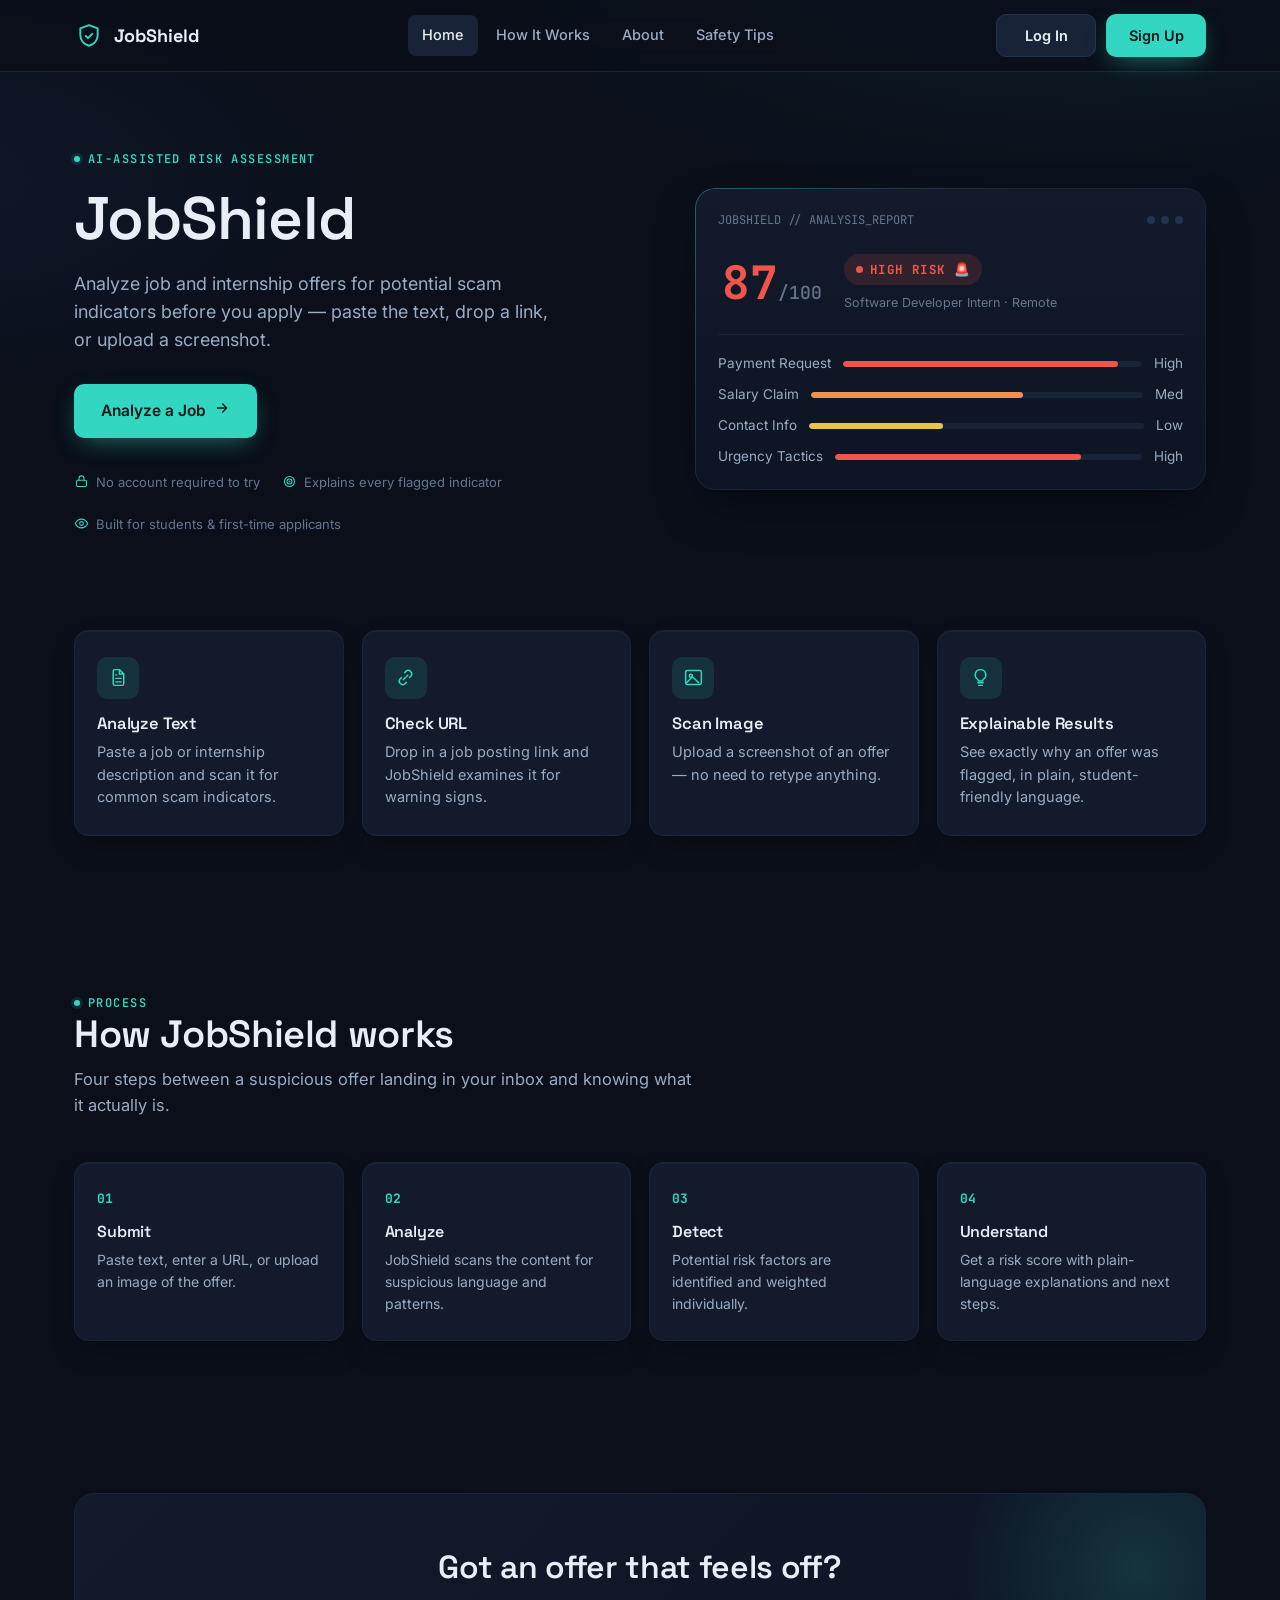
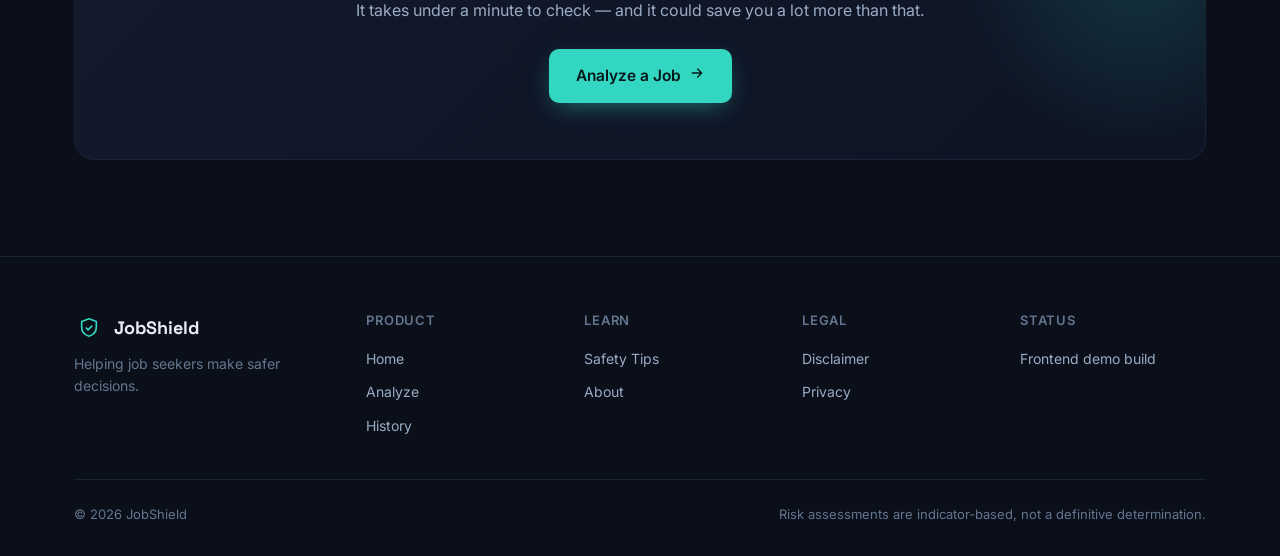
<file: jobshield/jobshield/index.html>
<!DOCTYPE html>
<html lang="en">
<head>
<meta charset="UTF-8">
<meta name="viewport" content="width=device-width, initial-scale=1.0">
<title>JobShield — AI-Powered Job & Internship Scam Detector</title>
<meta name="description" content="Analyze job and internship offers for potential scam indicators before you apply. Paste text, a URL, or a screenshot — get an explainable risk score in seconds.">
<link rel="icon" href="data:image/svg+xml,<svg xmlns=%22http://www.w3.org/2000/svg%22 viewBox=%220 0 24 24%22><path fill=%22%2333D6C0%22 d=%22M12 2 4 5v6c0 5 3.4 8.7 8 10 4.6-1.3 8-5 8-10V5l-8-3Z%22/></svg>">
<link rel="stylesheet" href="styles.css">
</head>
<body>

<header class="navbar">
  <div class="container">
    <a href="index.html" class="brand">
      <span class="brand-mark" data-icon="shield" data-icon-size="26"></span>
      JobShield
    </a>
    <nav class="nav-links">
      <a href="index.html" class="active">Home</a>
      <a href="how-it-works.html">How It Works</a>
      <a href="about.html">About</a>
      <a href="safety-tips.html">Safety Tips</a>
    </nav>
    <div class="nav-right">
      <button class="nav-toggle" aria-label="Open menu" aria-expanded="false"></button>
    </div>
  </div>
</header>

<div class="mobile-menu">
  <a href="index.html">Home</a>
  <a href="how-it-works.html">How It Works</a>
  <a href="about.html">About</a>
  <a href="safety-tips.html">Safety Tips</a>
</div>

<main>

  <!-- HERO -->
  <section class="hero">
    <div class="container">
      <div class="hero-copy">
        <span class="eyebrow">AI-assisted risk assessment</span>
        <h1>JobShield</h1>
        <p class="hero-lede">Analyze job and internship offers for potential scam indicators before you apply — paste the text, drop a link, or upload a screenshot.</p>
        <div class="hero-ctas">
          <a href="analyze.html" class="btn btn-primary btn-lg">Analyze a Job <span data-icon="arrowRight" data-icon-size="16"></span></a>
        </div>
        <div class="hero-trust">
          <span><span data-icon="lock" data-icon-size="15"></span>No account required to try</span>
          <span><span data-icon="target" data-icon-size="15"></span>Explains every flagged indicator</span>
          <span><span data-icon="eye" data-icon-size="15"></span>Built for students &amp; first-time applicants</span>
        </div>
      </div>

      <div class="hero-visual">
        <div class="mock-dashboard">
          <div class="mock-dashboard-head">
            <span class="mock-dashboard-title">JOBSHIELD // ANALYSIS_REPORT</span>
            <div class="dots"><span></span><span></span><span></span></div>
          </div>
          <div class="mock-score-row">
            <div class="mock-score-num">87<small>/100</small></div>
            <div>
              <span class="risk-badge high"><span class="dot"></span>HIGH RISK 🚨</span>
              <div style="font-size:12.5px;color:var(--text-faint);margin-top:8px;">Software Developer Intern · Remote</div>
            </div>
          </div>
          <div class="mock-indicators">
            <div class="mock-indicator-row"><span>Payment Request</span><div class="bar"><i style="width:92%;background:var(--risk-high);"></i></div><span>High</span></div>
            <div class="mock-indicator-row"><span>Salary Claim</span><div class="bar"><i style="width:64%;background:var(--risk-elevated);"></i></div><span>Med</span></div>
            <div class="mock-indicator-row"><span>Contact Info</span><div class="bar"><i style="width:40%;background:var(--risk-medium);"></i></div><span>Low</span></div>
            <div class="mock-indicator-row"><span>Urgency Tactics</span><div class="bar"><i style="width:80%;background:var(--risk-high);"></i></div><span>High</span></div>
          </div>
        </div>
      </div>
    </div>
  </section>

  <!-- FEATURES -->
  <section class="section-tight">
    <div class="container">
      <div class="grid-4">
        <div class="feature-card card">
          <div class="feature-icon" data-icon="doc" data-icon-size="21"></div>
          <h3>Analyze Text</h3>
          <p>Paste a job or internship description and scan it for common scam indicators.</p>
        </div>
        <div class="feature-card card">
          <div class="feature-icon" data-icon="link" data-icon-size="21"></div>
          <h3>Check URL</h3>
          <p>Drop in a job posting link and JobShield examines it for warning signs.</p>
        </div>
        <div class="feature-card card">
          <div class="feature-icon" data-icon="image" data-icon-size="21"></div>
          <h3>Scan Image</h3>
          <p>Upload a screenshot of an offer — no need to retype anything.</p>
        </div>
        <div class="feature-card card">
          <div class="feature-icon" data-icon="bulb" data-icon-size="21"></div>
          <h3>Explainable Results</h3>
          <p>See exactly why an offer was flagged, in plain, student-friendly language.</p>
        </div>
      </div>
    </div>
  </section>

  <!-- HOW IT WORKS -->
  <section class="section" id="how-it-works">
    <div class="container">
      <div class="section-head">
        <span class="eyebrow">Process</span>
        <h2>How JobShield works</h2>
        <p>Four steps between a suspicious offer landing in your inbox and knowing what it actually is.</p>
      </div>
      <div class="grid-4">
        <div class="step-card card">
          <span class="step-num">01</span>
          <h3>Submit</h3>
          <p>Paste text, enter a URL, or upload an image of the offer.</p>
        </div>
        <div class="step-card card">
          <span class="step-num">02</span>
          <h3>Analyze</h3>
          <p>JobShield scans the content for suspicious language and patterns.</p>
        </div>
        <div class="step-card card">
          <span class="step-num">03</span>
          <h3>Detect</h3>
          <p>Potential risk factors are identified and weighted individually.</p>
        </div>
        <div class="step-card card">
          <span class="step-num">04</span>
          <h3>Understand</h3>
          <p>Get a risk score with plain-language explanations and next steps.</p>
        </div>
      </div>
    </div>
  </section>

  <!-- CTA -->
  <section class="section-tight">
    <div class="container">
      <div class="cta-band">
        <h2>Got an offer that feels off?</h2>
        <p>It takes under a minute to check — and it could save you a lot more than that.</p>
        <div class="hero-ctas">
          <a href="analyze.html" class="btn btn-primary btn-lg">Analyze a Job <span data-icon="arrowRight" data-icon-size="16"></span></a>
        </div>
      </div>
    </div>
  </section>

</main>

<footer class="site-footer">
  <div class="container">
    <div class="footer-grid">
      <div class="footer-brand">
        <a href="index.html" class="brand"><span class="brand-mark" data-icon="shield" data-icon-size="22"></span>JobShield</a>
        <p>Helping job seekers make safer decisions.</p>
      </div>
      <div class="footer-col">
        <h4>Product</h4>
        <a href="index.html">Home</a>
        <a href="analyze.html">Analyze</a>
        <a href="history.html">History</a>
      </div>
      <div class="footer-col">
        <h4>Learn</h4>
        <a href="safety-tips.html">Safety Tips</a>
        <a href="about.html">About</a>
      </div>
      <div class="footer-col">
        <h4>Legal</h4>
        <a href="about.html#disclaimer">Disclaimer</a>
        <a href="about.html#disclaimer">Privacy</a>
      </div>
      <div class="footer-col">
        <h4>Status</h4>
        <a href="about.html">Frontend demo build</a>
      </div>
    </div>
    <div class="footer-bottom">
      <span>© 2026 JobShield</span>
      <span>Risk assessments are indicator-based, not a definitive determination.</span>
    </div>
  </div>
</footer>

<script src="js/ui.js"></script>
</body>
</html>
</file>
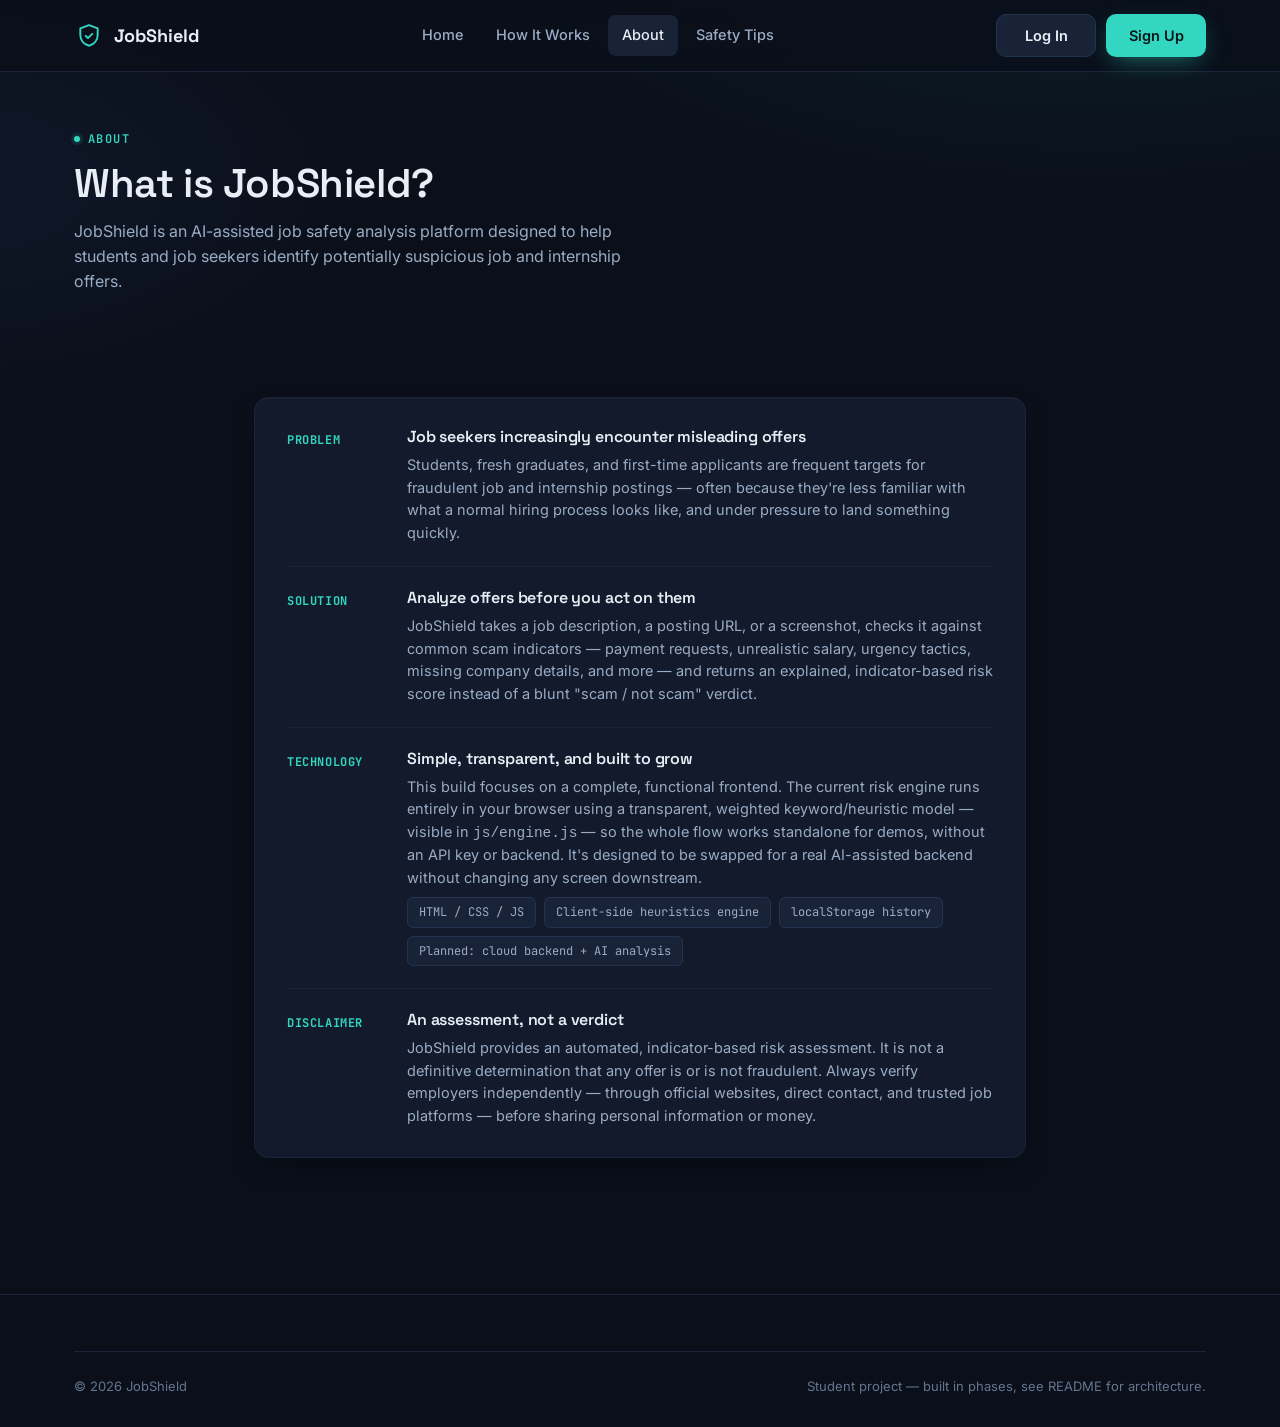
<file: jobshield/jobshield/about.html>
<!DOCTYPE html>
<html lang="en">
<head>
<meta charset="UTF-8">
<meta name="viewport" content="width=device-width, initial-scale=1.0">
<title>About — JobShield</title>
<link rel="icon" href="data:image/svg+xml,<svg xmlns=%22http://www.w3.org/2000/svg%22 viewBox=%220 0 24 24%22><path fill=%22%2333D6C0%22 d=%22M12 2 4 5v6c0 5 3.4 8.7 8 10 4.6-1.3 8-5 8-10V5l-8-3Z%22/></svg>">
<link rel="stylesheet" href="styles.css">
</head>
<body>

<header class="navbar">
  <div class="container">
    <a href="index.html" class="brand"><span class="brand-mark" data-icon="shield" data-icon-size="26"></span>JobShield</a>
    <nav class="nav-links">
      <a href="index.html">Home</a>
      <a href="how-it-works.html">How It Works</a>
      <a href="about.html" class="active">About</a>
      <a href="safety-tips.html">Safety Tips</a>
    </nav>
    <div class="nav-right">
      <button class="nav-toggle" aria-label="Open menu" aria-expanded="false"></button>
    </div>
  </div>
</header>

<div class="mobile-menu">
  <a href="index.html">Home</a>
  <a href="how-it-works.html">How It Works</a>
  <a href="about.html">About</a>
  <a href="safety-tips.html">Safety Tips</a>
</div>

<main>
  <div class="page-head">
    <div class="container">
      <span class="eyebrow">About</span>
      <h1>What is JobShield?</h1>
      <p>JobShield is an AI-assisted job safety analysis platform designed to help students and job seekers identify potentially suspicious job and internship offers.</p>
    </div>
  </div>

  <div class="section">
    <div class="container" style="max-width:820px;">
      <div class="card" style="padding:8px 32px;">

        <div class="pillar-row">
          <span class="label">PROBLEM</span>
          <div>
            <h3>Job seekers increasingly encounter misleading offers</h3>
            <p>Students, fresh graduates, and first-time applicants are frequent targets for fraudulent job and internship postings — often because they're less familiar with what a normal hiring process looks like, and under pressure to land something quickly.</p>
          </div>
        </div>

        <div class="pillar-row">
          <span class="label">SOLUTION</span>
          <div>
            <h3>Analyze offers before you act on them</h3>
            <p>JobShield takes a job description, a posting URL, or a screenshot, checks it against common scam indicators — payment requests, unrealistic salary, urgency tactics, missing company details, and more — and returns an explained, indicator-based risk score instead of a blunt "scam / not scam" verdict.</p>
          </div>
        </div>

        <div class="pillar-row">
          <span class="label">TECHNOLOGY</span>
          <div>
            <h3>Simple, transparent, and built to grow</h3>
            <p>This build focuses on a complete, functional frontend. The current risk engine runs entirely in your browser using a transparent, weighted keyword/heuristic model — visible in <code>js/engine.js</code> — so the whole flow works standalone for demos, without an API key or backend. It's designed to be swapped for a real AI-assisted backend without changing any screen downstream.</p>
            <div class="tech-pills">
              <span class="tech-pill">HTML / CSS / JS</span>
              <span class="tech-pill">Client-side heuristics engine</span>
              <span class="tech-pill">localStorage history</span>
              <span class="tech-pill">Planned: cloud backend + AI analysis</span>
            </div>
          </div>
        </div>

        <div class="pillar-row" id="disclaimer">
          <span class="label">DISCLAIMER</span>
          <div>
            <h3>An assessment, not a verdict</h3>
            <p>JobShield provides an automated, indicator-based risk assessment. It is not a definitive determination that any offer is or is not fraudulent. Always verify employers independently — through official websites, direct contact, and trusted job platforms — before sharing personal information or money.</p>
          </div>
        </div>

      </div>
    </div>
  </div>
</main>

<footer class="site-footer">
  <div class="container">
    <div class="footer-bottom">
      <span>© 2026 JobShield</span>
      <span>Student project — built in phases, see README for architecture.</span>
    </div>
  </div>
</footer>

<script src="js/ui.js"></script>
</body>
</html>
</file>
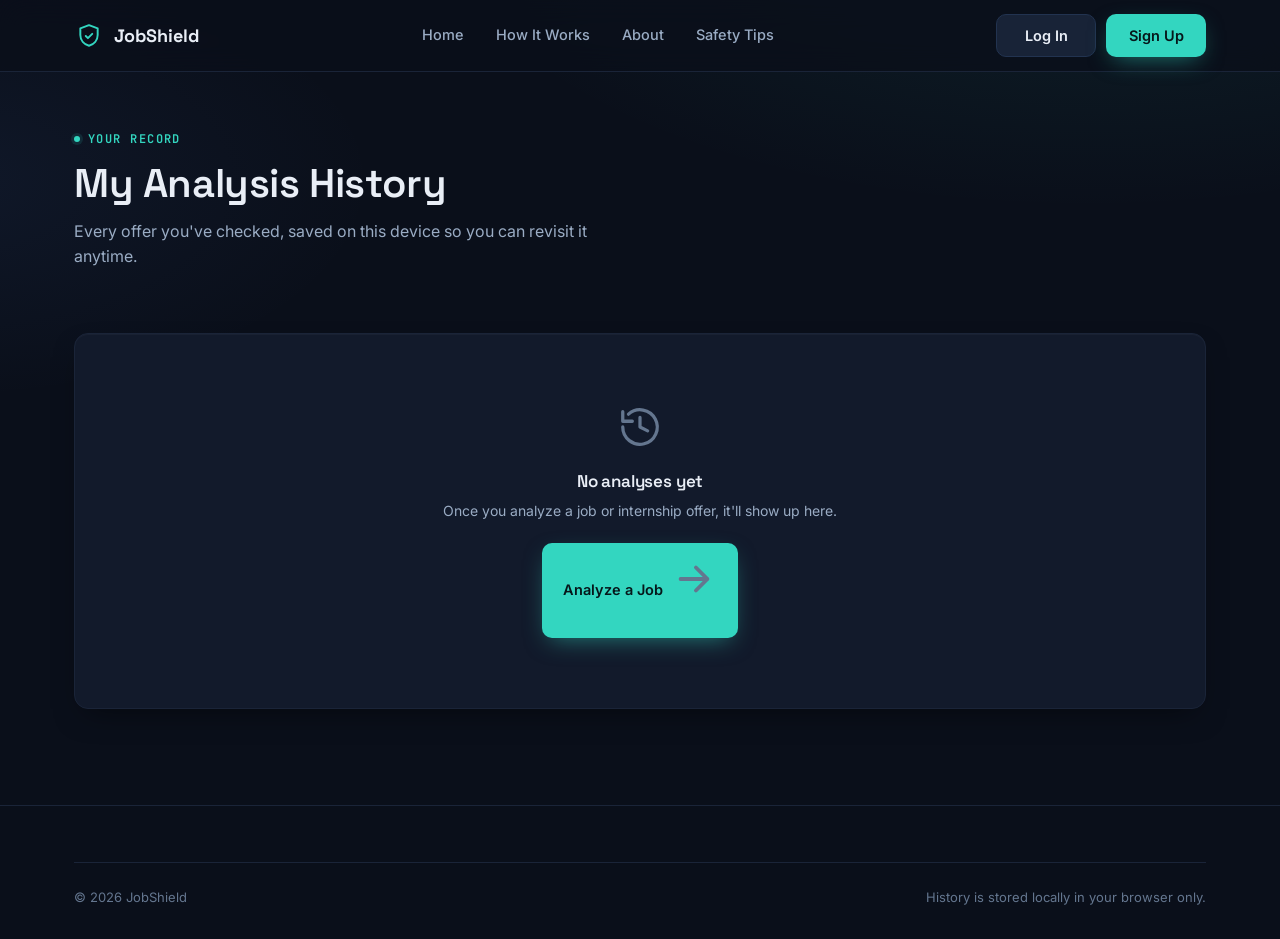
<file: jobshield/jobshield/history.html>
<!DOCTYPE html>
<html lang="en">
<head>
<meta charset="UTF-8">
<meta name="viewport" content="width=device-width, initial-scale=1.0">
<title>My Analysis History — JobShield</title>
<link rel="icon" href="data:image/svg+xml,<svg xmlns=%22http://www.w3.org/2000/svg%22 viewBox=%220 0 24 24%22><path fill=%22%2333D6C0%22 d=%22M12 2 4 5v6c0 5 3.4 8.7 8 10 4.6-1.3 8-5 8-10V5l-8-3Z%22/></svg>">
<link rel="stylesheet" href="styles.css">
</head>
<body>

<header class="navbar">
  <div class="container">
    <a href="index.html" class="brand"><span class="brand-mark" data-icon="shield" data-icon-size="26"></span>JobShield</a>
    <nav class="nav-links">
      <a href="index.html">Home</a>
      <a href="how-it-works.html">How It Works</a>
      <a href="about.html">About</a>
      <a href="safety-tips.html">Safety Tips</a>
    </nav>
    <div class="nav-right">
      <button class="nav-toggle" aria-label="Open menu" aria-expanded="false"></button>
    </div>
  </div>
</header>

<div class="mobile-menu">
  <a href="index.html">Home</a>
  <a href="how-it-works.html">How It Works</a>
  <a href="about.html">About</a>
  <a href="safety-tips.html">Safety Tips</a>
</div>

<main>
  <div class="page-head">
    <div class="container">
      <span class="eyebrow">Your record</span>
      <h1>My Analysis History</h1>
      <p>Every offer you've checked, saved on this device so you can revisit it anytime.</p>
    </div>
  </div>

  <div class="section-tight">
    <div class="container">

      <div class="history-toolbar">
        <div class="filter-chips">
          <button class="chip active" data-filter="all">All</button>
          <button class="chip" data-filter="low">Low Risk</button>
          <button class="chip" data-filter="medium">Medium Risk</button>
          <button class="chip" data-filter="high">High Risk</button>
        </div>
        <button class="btn btn-secondary" id="clear-history-btn"><span data-icon="trash" data-icon-size="15"></span>Clear History</button>
      </div>

      <div class="card" style="overflow:hidden;">
        <table class="history-table">
          <thead>
            <tr><th>Job</th><th>Date</th><th>Risk</th><th>Score</th><th></th></tr>
          </thead>
          <tbody id="history-body"><!-- injected --></tbody>
        </table>
      </div>

      <div class="history-empty card" id="history-empty">
        <div data-icon="history" data-icon-size="46"></div>
        <h3>No analyses yet</h3>
        <p>Once you analyze a job or internship offer, it'll show up here.</p>
        <a href="analyze.html" class="btn btn-primary">Analyze a Job <span data-icon="arrowRight" data-icon-size="16"></span></a>
      </div>

    </div>
  </div>
</main>

<footer class="site-footer">
  <div class="container">
    <div class="footer-bottom">
      <span>© 2026 JobShield</span>
      <span>History is stored locally in your browser only.</span>
    </div>
  </div>
</footer>

<script src="js/ui.js"></script>
<script src="js/engine.js"></script>
<script>
(() => {
  const body = document.getElementById('history-body');
  const emptyState = document.getElementById('history-empty');
  const tableCard = document.querySelector('.history-table').closest('.card');
  const toolbar = document.querySelector('.history-toolbar');
  let activeFilter = 'all';

  function toneOf(level) {
    if (/high/i.test(level)) return 'high';
    if (/elevated/i.test(level)) return 'elevated';
    if (/medium/i.test(level)) return 'medium';
    return 'low';
  }

  function render() {
    const all = JobShieldHistory.all();
    const items = activeFilter === 'all' ? all : all.filter(i => toneOf(i.level) === activeFilter || (activeFilter === 'high' && toneOf(i.level) === 'elevated'));

    if (!all.length) {
      tableCard.style.display = 'none';
      toolbar.style.display = 'none';
      emptyState.classList.add('show');
      return;
    }
    tableCard.style.display = '';
    toolbar.style.display = '';
    emptyState.classList.remove('show');

    if (!items.length) {
      body.innerHTML = `<tr><td colspan="5" style="text-align:center;color:var(--text-faint);padding:32px;">No analyses match this filter.</td></tr>`;
      return;
    }

    body.innerHTML = items.map(item => {
      const tone = toneOf(item.level);
      const emoji = { high: '⚠', elevated: '⚠', medium: '!', low: '✓' }[tone];
      const dateStr = new Date(item.date).toLocaleDateString(undefined, { month: 'short', day: 'numeric' });
      return `
      <tr>
        <td class="history-row-job"><strong>${item.jobTitle}</strong>${item.company ? `<span>${item.company}</span>` : ''}</td>
        <td>${dateStr}</td>
        <td><span class="risk-badge ${tone}"><span class="dot"></span>${item.level}</span></td>
        <td style="font-family:var(--font-mono);font-weight:700;">${item.score}/100</td>
        <td style="text-align:right;"><a href="analyze.html" style="color:var(--accent);font-size:13.5px;font-weight:600;">View Analysis →</a></td>
      </tr>`;
    }).join('');
  }

  document.querySelectorAll('.chip').forEach(chip => {
    chip.addEventListener('click', () => {
      document.querySelectorAll('.chip').forEach(c => c.classList.remove('active'));
      chip.classList.add('active');
      activeFilter = chip.dataset.filter;
      render();
    });
  });

  document.getElementById('clear-history-btn').addEventListener('click', () => {
    if (confirm('Clear all saved analysis history on this device?')) {
      JobShieldHistory.clear();
      render();
      showToast('History cleared');
    }
  });

  render();
})();
</script>
</body>
</html>
</file>
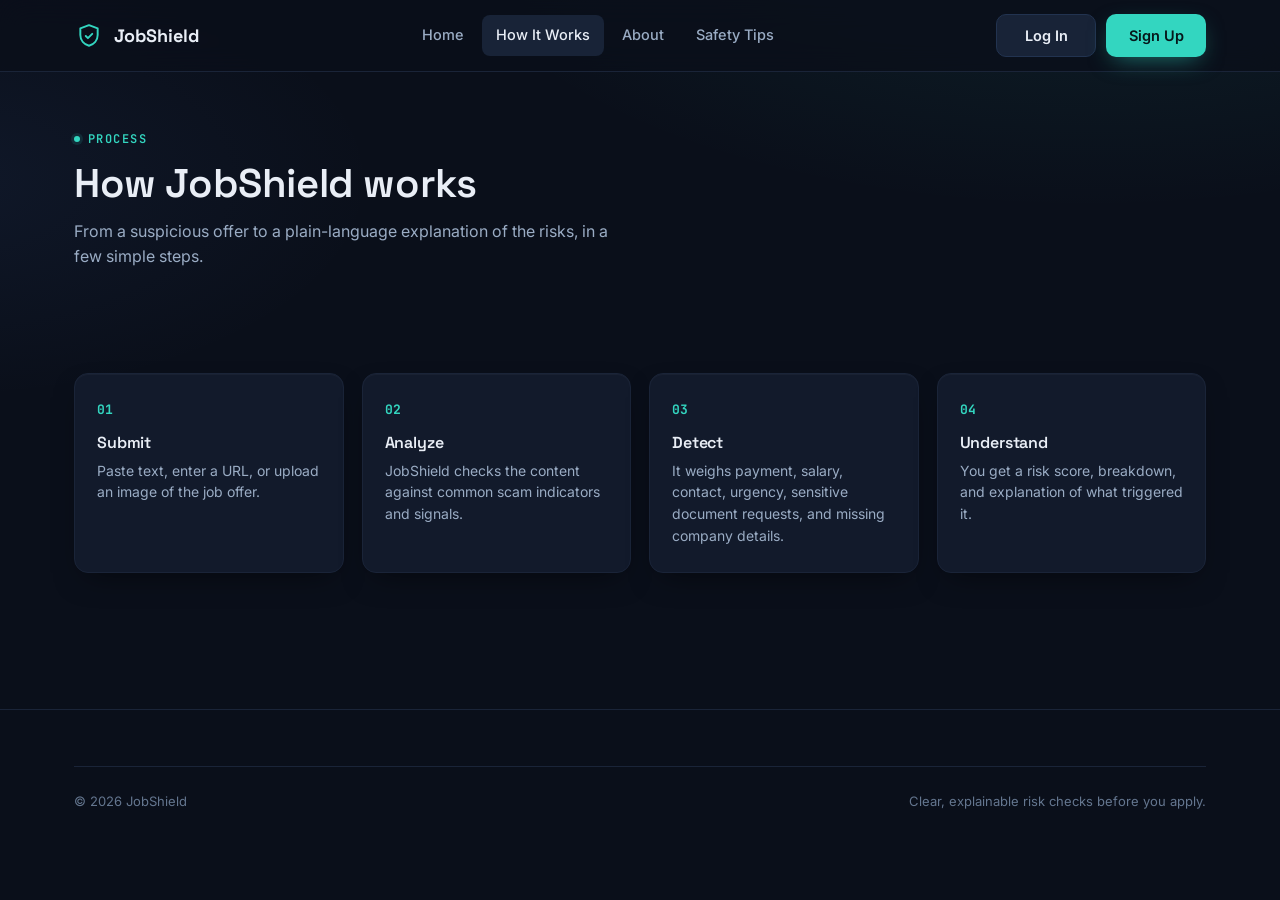
<file: jobshield/jobshield/how-it-works.html>
<!DOCTYPE html>
<html lang="en">
<head>
<meta charset="UTF-8">
<meta name="viewport" content="width=device-width, initial-scale=1.0">
<title>How It Works — JobShield</title>
<link rel="icon" href="data:image/svg+xml,<svg xmlns=%22http://www.w3.org/2000/svg%22 viewBox=%220 0 24 24%22><path fill=%22%2333D6C0%22 d=%22M12 2 4 5v6c0 5 3.4 8.7 8 10 4.6-1.3 8-5 8-10V5l-8-3Z%22/></svg>">
<link rel="stylesheet" href="styles.css">
</head>
<body>

<header class="navbar">
  <div class="container">
    <a href="index.html" class="brand"><span class="brand-mark" data-icon="shield" data-icon-size="26"></span>JobShield</a>
    <nav class="nav-links">
      <a href="index.html">Home</a>
      <a href="how-it-works.html" class="active">How It Works</a>
      <a href="about.html">About</a>
      <a href="safety-tips.html">Safety Tips</a>
    </nav>
    <div class="nav-right">
      <button class="nav-toggle" aria-label="Open menu" aria-expanded="false"></button>
    </div>
  </div>
</header>

<div class="mobile-menu">
  <a href="index.html">Home</a>
  <a href="how-it-works.html">How It Works</a>
  <a href="about.html">About</a>
  <a href="safety-tips.html">Safety Tips</a>
</div>

<main>
  <div class="page-head">
    <div class="container">
      <span class="eyebrow">Process</span>
      <h1>How JobShield works</h1>
      <p>From a suspicious offer to a plain-language explanation of the risks, in a few simple steps.</p>
    </div>
  </div>

  <div class="section">
    <div class="container">
      <div class="grid-4">
        <div class="step-card card">
          <span class="step-num">01</span>
          <h3>Submit</h3>
          <p>Paste text, enter a URL, or upload an image of the job offer.</p>
        </div>
        <div class="step-card card">
          <span class="step-num">02</span>
          <h3>Analyze</h3>
          <p>JobShield checks the content against common scam indicators and signals.</p>
        </div>
        <div class="step-card card">
          <span class="step-num">03</span>
          <h3>Detect</h3>
          <p>It weighs payment, salary, contact, urgency, sensitive document requests, and missing company details.</p>
        </div>
        <div class="step-card card">
          <span class="step-num">04</span>
          <h3>Understand</h3>
          <p>You get a risk score, breakdown, and explanation of what triggered it.</p>
        </div>
      </div>
    </div>
  </div>
</main>

<footer class="site-footer">
  <div class="container">
    <div class="footer-bottom">
      <span>© 2026 JobShield</span>
      <span>Clear, explainable risk checks before you apply.</span>
    </div>
  </div>
</footer>

<script src="js/ui.js"></script>
</body>
</html>
</file>
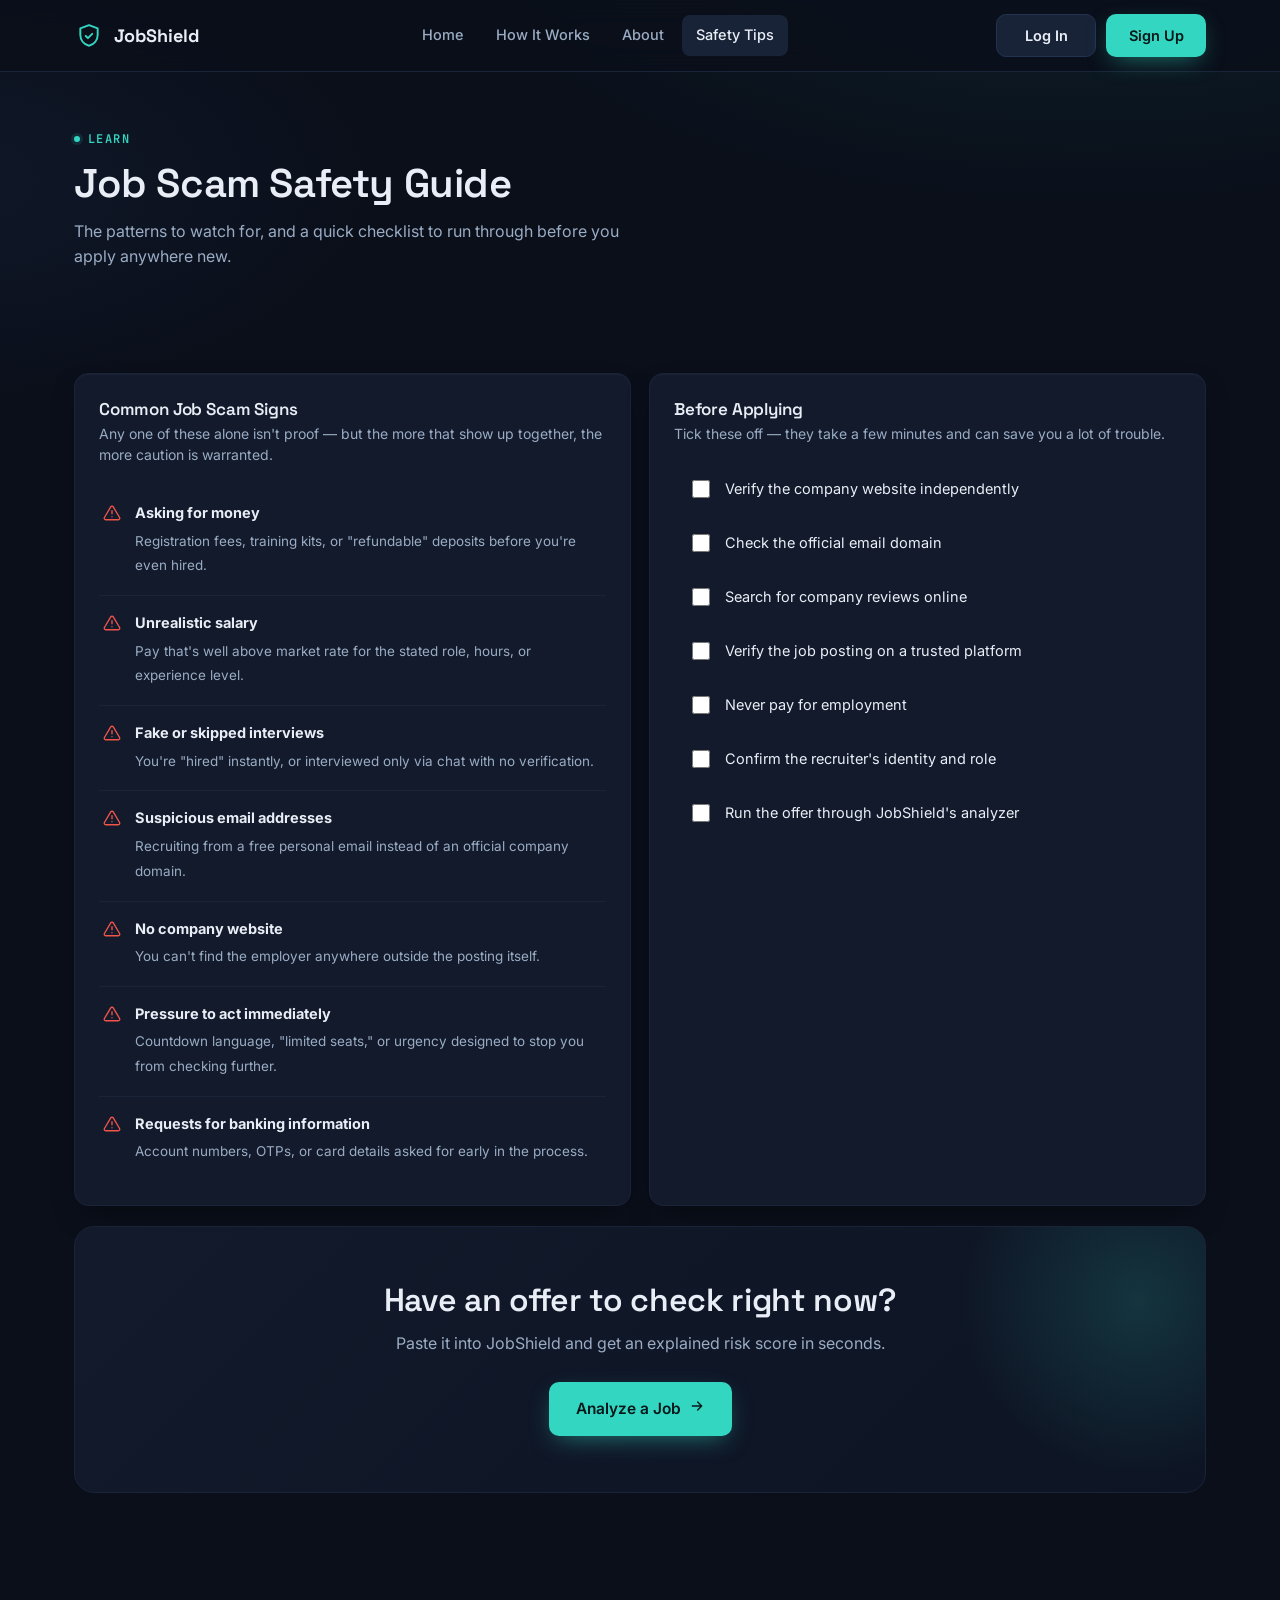
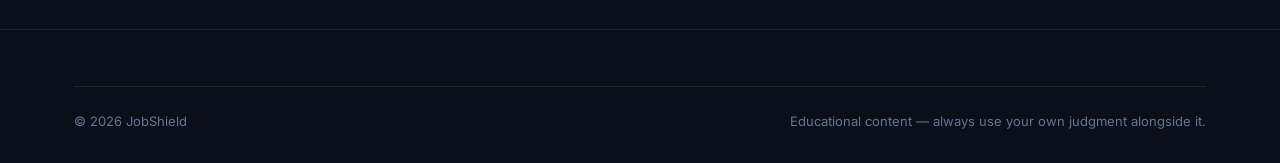
<file: jobshield/jobshield/safety-tips.html>
<!DOCTYPE html>
<html lang="en">
<head>
<meta charset="UTF-8">
<meta name="viewport" content="width=device-width, initial-scale=1.0">
<title>Job Scam Safety Guide — JobShield</title>
<link rel="icon" href="data:image/svg+xml,<svg xmlns=%22http://www.w3.org/2000/svg%22 viewBox=%220 0 24 24%22><path fill=%22%2333D6C0%22 d=%22M12 2 4 5v6c0 5 3.4 8.7 8 10 4.6-1.3 8-5 8-10V5l-8-3Z%22/></svg>">
<link rel="stylesheet" href="styles.css">
</head>
<body>

<header class="navbar">
  <div class="container">
    <a href="index.html" class="brand"><span class="brand-mark" data-icon="shield" data-icon-size="26"></span>JobShield</a>
    <nav class="nav-links">
      <a href="index.html">Home</a>
      <a href="how-it-works.html">How It Works</a>
      <a href="about.html">About</a>
      <a href="safety-tips.html" class="active">Safety Tips</a>
    </nav>
    <div class="nav-right">
      <button class="nav-toggle" aria-label="Open menu" aria-expanded="false"></button>
    </div>
  </div>
</header>

<div class="mobile-menu">
  <a href="index.html">Home</a>
  <a href="how-it-works.html">How It Works</a>
  <a href="about.html">About</a>
  <a href="safety-tips.html">Safety Tips</a>
</div>

<main>
  <div class="page-head">
    <div class="container">
      <span class="eyebrow">Learn</span>
      <h1>Job Scam Safety Guide</h1>
      <p>The patterns to watch for, and a quick checklist to run through before you apply anywhere new.</p>
    </div>
  </div>

  <div class="section">
    <div class="container">
      <div class="grid-2">

        <div class="section-card card" style="margin-bottom:0;">
          <h3>Common Job Scam Signs</h3>
          <p class="lede">Any one of these alone isn't proof — but the more that show up together, the more caution is warranted.</p>
          <div class="sign-list">
            <div class="sign-item"><span data-icon="alert" data-icon-size="18"></span><div><strong>Asking for money</strong><span>Registration fees, training kits, or "refundable" deposits before you're even hired.</span></div></div>
            <div class="sign-item"><span data-icon="alert" data-icon-size="18"></span><div><strong>Unrealistic salary</strong><span>Pay that's well above market rate for the stated role, hours, or experience level.</span></div></div>
            <div class="sign-item"><span data-icon="alert" data-icon-size="18"></span><div><strong>Fake or skipped interviews</strong><span>You're "hired" instantly, or interviewed only via chat with no verification.</span></div></div>
            <div class="sign-item"><span data-icon="alert" data-icon-size="18"></span><div><strong>Suspicious email addresses</strong><span>Recruiting from a free personal email instead of an official company domain.</span></div></div>
            <div class="sign-item"><span data-icon="alert" data-icon-size="18"></span><div><strong>No company website</strong><span>You can't find the employer anywhere outside the posting itself.</span></div></div>
            <div class="sign-item"><span data-icon="alert" data-icon-size="18"></span><div><strong>Pressure to act immediately</strong><span>Countdown language, "limited seats," or urgency designed to stop you from checking further.</span></div></div>
            <div class="sign-item"><span data-icon="alert" data-icon-size="18"></span><div><strong>Requests for banking information</strong><span>Account numbers, OTPs, or card details asked for early in the process.</span></div></div>
          </div>
        </div>

        <div class="section-card card" style="margin-bottom:0;">
          <h3>Before Applying</h3>
          <p class="lede">Tick these off — they take a few minutes and can save you a lot of trouble.</p>
          <div class="checklist">
            <label class="check-item"><input type="checkbox"><span>Verify the company website independently</span></label>
            <label class="check-item"><input type="checkbox"><span>Check the official email domain</span></label>
            <label class="check-item"><input type="checkbox"><span>Search for company reviews online</span></label>
            <label class="check-item"><input type="checkbox"><span>Verify the job posting on a trusted platform</span></label>
            <label class="check-item"><input type="checkbox"><span>Never pay for employment</span></label>
            <label class="check-item"><input type="checkbox"><span>Confirm the recruiter's identity and role</span></label>
            <label class="check-item"><input type="checkbox"><span>Run the offer through JobShield's analyzer</span></label>
          </div>
        </div>

      </div>

      <div style="height:20px;"></div>

      <div class="cta-band">
        <h2>Have an offer to check right now?</h2>
        <p>Paste it into JobShield and get an explained risk score in seconds.</p>
        <div class="hero-ctas">
          <a href="analyze.html" class="btn btn-primary btn-lg">Analyze a Job <span data-icon="arrowRight" data-icon-size="16"></span></a>
        </div>
      </div>
    </div>
  </div>
</main>

<footer class="site-footer">
  <div class="container">
    <div class="footer-bottom">
      <span>© 2026 JobShield</span>
      <span>Educational content — always use your own judgment alongside it.</span>
    </div>
  </div>
</footer>

<script src="js/ui.js"></script>
<script>
  document.querySelectorAll('.check-item input').forEach(cb => {
    cb.addEventListener('change', () => cb.nextElementSibling.classList.toggle('done', cb.checked));
  });
</script>
</body>
</html>
</file>
<file: jobshield/jobshield/styles.css>
/* ==========================================================================
   JobShield — Design System
   Palette: deep slate/navy "situation room" background, signal-teal accent.
   Type: Space Grotesk (display) + Inter (body) + JetBrains Mono (data/scores)
   ========================================================================== */

@import url('https://fonts.googleapis.com/css2?family=Space+Grotesk:wght@500;600;700&family=Inter:wght@400;500;600;700&family=JetBrains+Mono:wght@500;600;700&display=swap');

:root {
  /* Surfaces */
  --bg: #0A0F1A;
  --bg-elevated: #0D1424;
  --surface: #121A2B;
  --surface-2: #182337;
  --surface-hover: #1C2A42;
  --border: #223350;
  --border-soft: #1A2438;

  /* Text */
  --text: #E9EEF6;
  --text-dim: #9AACC4;
  --text-faint: #64768F;

  /* Signature accent — signal teal */
  --accent: #33D6C0;
  --accent-dim: #1F8F80;
  --accent-soft: rgba(51, 214, 192, 0.12);
  --accent-2: #5B8DEF;

  /* Semantic risk scale */
  --risk-low: #2FBF71;
  --risk-low-bg: rgba(47, 191, 113, 0.12);
  --risk-medium: #E8C547;
  --risk-medium-bg: rgba(232, 197, 71, 0.12);
  --risk-elevated: #F0924A;
  --risk-elevated-bg: rgba(240, 146, 74, 0.12);
  --risk-high: #F0554A;
  --risk-high-bg: rgba(240, 85, 74, 0.14);

  /* Type */
  --font-display: 'Space Grotesk', system-ui, sans-serif;
  --font-body: 'Inter', system-ui, sans-serif;
  --font-mono: 'JetBrains Mono', ui-monospace, monospace;

  /* Radii & shadow */
  --radius-sm: 8px;
  --radius-md: 14px;
  --radius-lg: 20px;
  --shadow-card: 0 1px 0 rgba(255,255,255,0.03) inset, 0 12px 30px -12px rgba(0,0,0,0.55);
  --shadow-pop: 0 20px 50px -15px rgba(0,0,0,0.6);

  --header-h: 72px;
}

* { box-sizing: border-box; }

html { scroll-behavior: smooth; }

body {
  margin: 0;
  background: var(--bg);
  background-image:
    radial-gradient(1100px 500px at 85% -10%, rgba(51,214,192,0.09), transparent 60%),
    radial-gradient(800px 400px at -5% 20%, rgba(91,141,239,0.07), transparent 55%);
  background-attachment: fixed;
  color: var(--text);
  font-family: var(--font-body);
  line-height: 1.55;
  -webkit-font-smoothing: antialiased;
}

img { max-width: 100%; display: block; }

a { color: inherit; text-decoration: none; }

h1, h2, h3, h4 {
  font-family: var(--font-display);
  font-weight: 600;
  line-height: 1.12;
  margin: 0;
  letter-spacing: -0.01em;
}

p { margin: 0; }

.container {
  width: 100%;
  max-width: 1180px;
  margin: 0 auto;
  padding: 0 24px;
}

.eyebrow {
  display: inline-flex;
  align-items: center;
  gap: 8px;
  font-family: var(--font-mono);
  font-size: 12px;
  font-weight: 600;
  letter-spacing: 0.12em;
  text-transform: uppercase;
  color: var(--accent);
}
.eyebrow::before {
  content: "";
  width: 6px; height: 6px;
  border-radius: 50%;
  background: var(--accent);
  box-shadow: 0 0 0 3px var(--accent-soft);
}

:focus-visible {
  outline: 2px solid var(--accent);
  outline-offset: 3px;
  border-radius: 4px;
}

@media (prefers-reduced-motion: reduce) {
  *, *::before, *::after { animation-duration: 0.001ms !important; animation-iteration-count: 1 !important; transition-duration: 0.001ms !important; scroll-behavior: auto !important; }
}

/* ---------------------------------- Buttons ---------------------------------- */

.btn {
  appearance: none;
  border: 1px solid transparent;
  border-radius: 10px;
  font-family: var(--font-body);
  font-weight: 600;
  font-size: 14.5px;
  padding: 12px 20px;
  display: inline-flex;
  align-items: center;
  justify-content: center;
  gap: 8px;
  cursor: pointer;
  transition: transform 0.15s ease, background 0.15s ease, border-color 0.15s ease, box-shadow 0.15s ease;
  white-space: nowrap;
}
.btn:active { transform: translateY(1px); }
.btn svg { width: 16px; height: 16px; flex-shrink: 0; }

.btn-primary {
  background: var(--accent);
  color: #06171A;
  box-shadow: 0 8px 24px -8px rgba(51,214,192,0.55);
}
.btn-primary:hover { background: #4EE3CE; }

.btn-secondary {
  background: var(--surface-2);
  color: var(--text);
  border-color: var(--border);
}
.btn-secondary:hover { background: var(--surface-hover); border-color: #2C3E5C; }

.btn-ghost {
  background: transparent;
  color: var(--text-dim);
  border-color: transparent;
}
.btn-ghost:hover { color: var(--text); background: var(--surface); }

.btn-block { width: 100%; }
.btn-lg { padding: 14px 26px; font-size: 15.5px; }
.btn:disabled { opacity: 0.45; cursor: not-allowed; }

/* ---------------------------------- Navbar ---------------------------------- */

.navbar {
  position: sticky;
  top: 0;
  z-index: 100;
  height: var(--header-h);
  display: flex;
  align-items: center;
  background: rgba(10, 15, 26, 0.82);
  backdrop-filter: blur(14px);
  border-bottom: 1px solid var(--border-soft);
}

.navbar .container {
  display: flex;
  align-items: center;
  justify-content: space-between;
  gap: 20px;
}

.brand {
  display: flex;
  align-items: center;
  gap: 10px;
  font-family: var(--font-display);
  font-weight: 700;
  font-size: 18px;
  color: var(--text);
}
.brand-mark {
  width: 30px; height: 30px;
  display: grid; place-items: center;
  color: var(--accent);
}

.nav-links {
  display: flex;
  align-items: center;
  gap: 4px;
}
.nav-links a {
  padding: 9px 14px;
  border-radius: 8px;
  font-size: 14.5px;
  font-weight: 500;
  color: var(--text-dim);
  transition: color 0.15s ease, background 0.15s ease;
}
.nav-links a:hover { color: var(--text); background: var(--surface); }
.nav-links a.active { color: var(--text); background: var(--surface-2); }

.nav-right { display: flex; align-items: center; gap: 10px; }

.user-menu { position: relative; }
.user-pill {
  display: inline-flex; align-items: center; gap: 10px;
  border: 1px solid var(--border);
  background: var(--surface-2);
  color: var(--text);
  border-radius: 999px;
  padding: 7px 12px 7px 8px;
  font-size: 13.5px;
  font-weight: 600;
  cursor: pointer;
}
.user-avatar {
  width: 26px; height: 26px; border-radius: 50%; display: grid; place-items: center;
  background: var(--accent); color: #06171A; font-family: var(--font-mono); font-size: 12px; font-weight: 700;
}
.user-name { max-width: 110px; overflow: hidden; text-overflow: ellipsis; white-space: nowrap; }
.user-chevron { color: var(--text-faint); }
.user-dropdown {
  position: absolute; right: 0; top: calc(100% + 10px); min-width: 180px;
  background: var(--surface); border: 1px solid var(--border); border-radius: 12px;
  box-shadow: var(--shadow-pop); padding: 8px; display: none; flex-direction: column; gap: 4px; z-index: 20;
}
.user-dropdown.show { display: flex; }
.user-dropdown button {
  border: none; background: transparent; color: var(--text-dim); text-align: left; padding: 10px 12px; border-radius: 8px; cursor: pointer; font-size: 14px;
}
.user-dropdown button:hover { background: var(--surface-2); color: var(--text); }

.btn-auth { min-width: 100px; }

.nav-toggle {
  display: none;
  background: var(--surface-2);
  border: 1px solid var(--border);
  border-radius: 8px;
  width: 40px; height: 40px;
  align-items: center; justify-content: center;
  color: var(--text);
  cursor: pointer;
}

.mobile-menu {
  display: none;
  position: fixed;
  inset: var(--header-h) 0 0 0;
  background: var(--bg-elevated);
  z-index: 99;
  padding: 16px;
  overflow-y: auto;
}
.mobile-menu.open { display: block; }
.mobile-menu a {
  display: block;
  padding: 14px 12px;
  font-size: 17px;
  font-weight: 500;
  border-bottom: 1px solid var(--border-soft);
  color: var(--text);
}
.mobile-menu .btn { margin-top: 16px; }

.auth-modal {
  position: fixed; inset: 0; z-index: 220; display: grid; place-items: center; padding: 20px;
}
.auth-overlay {
  position: absolute; inset: 0; background: rgba(4, 10, 18, 0.72); backdrop-filter: blur(4px);
}
.auth-card {
  position: relative; z-index: 1; width: min(100%, 440px); padding: 28px 24px;
}
.auth-head { margin-bottom: 18px; }
.auth-head h3 { font-size: clamp(26px, 2.5vw, 34px); margin-top: 8px; margin-bottom: 8px; }
.auth-head p { color: var(--text-dim); font-size: 14px; }
.auth-form {
  display: flex; flex-direction: column; gap: 14px;
}
.auth-form label { display: block; }
.auth-form span {
  display: block; font-size: 12.5px; letter-spacing: 0.04em; text-transform: uppercase; color: var(--text-faint); margin-bottom: 7px;
}
.auth-form input,
.auth-form select {
  width: 100%; background: var(--bg-elevated); border: 1px solid var(--border); border-radius: 10px; padding: 12px 14px; color: var(--text); font-size: 14px;
}
.auth-form input:focus,
.auth-form select:focus { outline: none; border-color: var(--accent); box-shadow: 0 0 0 3px var(--accent-soft); }
.auth-switch {
  margin-top: 18px; display: flex; align-items: center; justify-content: center; gap: 8px; font-size: 13px; color: var(--text-dim);
}
.text-button {
  border: none; background: transparent; color: var(--accent); padding: 0; cursor: pointer; font-weight: 600; font-size: 13px;
}
.auth-close {
  position: absolute; top: 14px; right: 14px; width: 34px; height: 34px; border-radius: 50%; border: 1px solid var(--border); background: var(--surface-2); color: var(--text); font-size: 22px; line-height: 1; cursor: pointer;
}
.auth-tabs {
  display: flex; gap: 8px; margin: 12px 0 18px; padding: 6px; background: var(--surface-2); border: 1px solid var(--border); border-radius: 10px;
}
.tab-button {
  flex: 1; border: none; background: transparent; color: var(--text-dim); padding: 10px 12px; border-radius: 8px; font-weight: 600; cursor: pointer;
}
.tab-button.active { background: var(--surface); color: var(--text); }

@media (max-width: 880px) {
  .nav-links { display: none; }
  .nav-toggle { display: flex; }
  .nav-right .btn-secondary { display: none; }
}

/* ---------------------------------- Cards ---------------------------------- */

.card {
  background: var(--surface);
  border: 1px solid var(--border-soft);
  border-radius: var(--radius-md);
  box-shadow: var(--shadow-card);
}

.section { padding: 96px 0; }
.section-tight { padding: 56px 0; }
@media (max-width: 720px) {
  .section { padding: 64px 0; }
}

.section-head {
  max-width: 620px;
  margin: 0 0 44px;
}
.section-head h2 { font-size: clamp(28px, 3.4vw, 38px); margin-bottom: 12px; }
.section-head p { color: var(--text-dim); font-size: 16.5px; }

/* ---------------------------------- Risk badges ---------------------------------- */

.risk-badge {
  display: inline-flex;
  align-items: center;
  gap: 7px;
  font-family: var(--font-mono);
  font-size: 12.5px;
  font-weight: 700;
  letter-spacing: 0.03em;
  padding: 5px 11px;
  border-radius: 100px;
  border: 1px solid transparent;
}
.risk-badge .dot { width: 7px; height: 7px; border-radius: 50%; }

.risk-badge.low { background: var(--risk-low-bg); color: var(--risk-low); }
.risk-badge.low .dot { background: var(--risk-low); }
.risk-badge.medium { background: var(--risk-medium-bg); color: var(--risk-medium); }
.risk-badge.medium .dot { background: var(--risk-medium); }
.risk-badge.elevated { background: var(--risk-elevated-bg); color: var(--risk-elevated); }
.risk-badge.elevated .dot { background: var(--risk-elevated); }
.risk-badge.high { background: var(--risk-high-bg); color: var(--risk-high); }
.risk-badge.high .dot { background: var(--risk-high); }

/* ---------------------------------- Footer ---------------------------------- */

.site-footer {
  border-top: 1px solid var(--border-soft);
  padding: 56px 0 32px;
  margin-top: 40px;
}
.footer-grid {
  display: grid;
  grid-template-columns: 1.4fr repeat(4, 1fr);
  gap: 32px;
  margin-bottom: 36px;
}
.footer-brand p { color: var(--text-faint); font-size: 14px; margin-top: 10px; max-width: 260px; }
.footer-col h4 {
  font-family: var(--font-body);
  font-size: 13px;
  color: var(--text-faint);
  text-transform: uppercase;
  letter-spacing: 0.06em;
  margin-bottom: 14px;
}
.footer-col a {
  display: block;
  font-size: 14px;
  color: var(--text-dim);
  padding: 6px 0;
}
.footer-col a:hover { color: var(--text); }
.footer-bottom {
  padding-top: 24px;
  border-top: 1px solid var(--border-soft);
  display: flex;
  justify-content: space-between;
  flex-wrap: wrap;
  gap: 12px;
  font-size: 13px;
  color: var(--text-faint);
}
@media (max-width: 780px) {
  .footer-grid { grid-template-columns: 1fr 1fr; }
}

/* ---------------------------------- Hero ---------------------------------- */

.hero {
  padding: 72px 0 40px;
  overflow: hidden;
}
.hero .container {
  display: grid;
  grid-template-columns: 1.05fr 0.95fr;
  gap: 56px;
  align-items: center;
}
.hero h1 {
  font-size: clamp(38px, 5vw, 60px);
  margin: 16px 0 18px;
}
.hero-lede {
  font-size: 18px;
  color: var(--text-dim);
  max-width: 480px;
  margin-bottom: 30px;
}
.hero-ctas { display: flex; gap: 12px; flex-wrap: wrap; }
.hero-trust {
  margin-top: 34px;
  display: flex;
  gap: 22px;
  flex-wrap: wrap;
  font-size: 13px;
  color: var(--text-faint);
}
.hero-trust span { display: flex; align-items: center; gap: 7px; }
.hero-trust svg { width: 15px; height: 15px; color: var(--accent); }

@media (max-width: 960px) {
  .hero .container { grid-template-columns: 1fr; }
  .hero-visual { order: -1; }
}

/* Hero mock dashboard */
.mock-dashboard {
  background: linear-gradient(180deg, var(--surface) 0%, var(--bg-elevated) 100%);
  border: 1px solid var(--border-soft);
  border-radius: var(--radius-lg);
  padding: 22px;
  box-shadow: var(--shadow-pop);
  position: relative;
}
.mock-dashboard::before {
  content: "";
  position: absolute;
  inset: -1px;
  border-radius: var(--radius-lg);
  padding: 1px;
  background: linear-gradient(135deg, rgba(51,214,192,0.35), transparent 40%);
  -webkit-mask: linear-gradient(#000 0 0) content-box, linear-gradient(#000 0 0);
  -webkit-mask-composite: xor;
  mask-composite: exclude;
  pointer-events: none;
}
.mock-dashboard-head {
  display: flex;
  align-items: center;
  justify-content: space-between;
  margin-bottom: 18px;
}
.mock-dashboard-head .dots { display: flex; gap: 6px; }
.mock-dashboard-head .dots span { width: 8px; height: 8px; border-radius: 50%; background: var(--border); }
.mock-dashboard-title { font-family: var(--font-mono); font-size: 12px; color: var(--text-faint); }

.mock-score-row {
  display: flex;
  align-items: center;
  gap: 22px;
  padding: 6px 4px 22px;
  border-bottom: 1px solid var(--border-soft);
  margin-bottom: 18px;
}
.mock-score-num {
  font-family: var(--font-mono);
  font-weight: 700;
  font-size: 46px;
  color: var(--risk-high);
  line-height: 1;
}
.mock-score-num small { font-size: 18px; color: var(--text-faint); font-weight: 500; }
.mock-indicators { display: flex; flex-direction: column; gap: 10px; }
.mock-indicator-row {
  display: flex; align-items: center; justify-content: space-between;
  font-size: 13.5px; color: var(--text-dim);
}
.mock-indicator-row .bar {
  flex: 1; height: 6px; margin: 0 12px; border-radius: 4px;
  background: var(--surface-2); overflow: hidden;
}
.mock-indicator-row .bar i { display: block; height: 100%; border-radius: 4px; }

/* ---------------------------------- Feature / step cards ---------------------------------- */

.grid-4 { display: grid; grid-template-columns: repeat(4, 1fr); gap: 18px; }
.grid-3 { display: grid; grid-template-columns: repeat(3, 1fr); gap: 18px; }
.grid-2 { display: grid; grid-template-columns: repeat(2, 1fr); gap: 18px; }
@media (max-width: 980px) { .grid-4 { grid-template-columns: repeat(2, 1fr); } }
@media (max-width: 640px) { .grid-4, .grid-3, .grid-2 { grid-template-columns: 1fr; } }

.feature-card {
  padding: 26px 22px;
  transition: border-color 0.2s ease, transform 0.2s ease;
}
.feature-card:hover { border-color: var(--accent-dim); transform: translateY(-2px); }
.feature-icon {
  width: 42px; height: 42px;
  display: grid; place-items: center;
  border-radius: 10px;
  background: var(--accent-soft);
  color: var(--accent);
  margin-bottom: 16px;
}
.feature-icon svg { width: 21px; height: 21px; }
.feature-card h3 { font-size: 16.5px; margin-bottom: 8px; }
.feature-card p { color: var(--text-dim); font-size: 14.5px; }

.step-card { padding: 26px 22px; position: relative; }
.step-num {
  font-family: var(--font-mono);
  font-size: 13px;
  font-weight: 700;
  color: var(--accent);
  margin-bottom: 14px;
  display: block;
}
.step-card h3 { font-size: 16px; margin-bottom: 8px; }
.step-card p { color: var(--text-dim); font-size: 14px; }

/* ---------------------------------- Page header (non-landing pages) ---------------------------------- */

.page-head {
  padding: 52px 0 8px;
}
.page-head .eyebrow { margin-bottom: 14px; }
.page-head h1 { font-size: clamp(28px, 3.6vw, 40px); margin-bottom: 12px; }
.page-head p { color: var(--text-dim); font-size: 16px; max-width: 560px; }

/* ---------------------------------- Analyzer ---------------------------------- */

.analyzer-shell { padding: 40px 0 100px; }

.method-tabs {
  display: grid;
  grid-template-columns: repeat(3, 1fr);
  gap: 14px;
  margin-bottom: 28px;
}
@media (max-width: 720px) { .method-tabs { grid-template-columns: 1fr; } }

.method-tab {
  text-align: left;
  background: var(--surface);
  border: 1px solid var(--border-soft);
  border-radius: var(--radius-md);
  padding: 20px;
  cursor: pointer;
  display: flex;
  gap: 14px;
  align-items: flex-start;
  transition: border-color 0.15s ease, background 0.15s ease;
  font-family: var(--font-body);
  color: var(--text);
}
.method-tab:hover { border-color: #2C3E5C; }
.method-tab.active {
  border-color: var(--accent);
  background: linear-gradient(180deg, var(--accent-soft), transparent);
}
.method-tab-icon {
  width: 38px; height: 38px; flex-shrink: 0;
  display: grid; place-items: center;
  border-radius: 9px;
  background: var(--surface-2);
  color: var(--text-dim);
}
.method-tab.active .method-tab-icon { background: var(--accent); color: #06171A; }
.method-tab-icon svg { width: 19px; height: 19px; }
.method-tab strong { display: block; font-size: 15px; margin-bottom: 4px; }
.method-tab span { font-size: 13px; color: var(--text-dim); line-height: 1.4; display: block; }

.input-panel { padding: 28px; }
.input-panel-hidden { display: none; }

textarea.field {
  width: 100%;
  min-height: 220px;
  resize: vertical;
  background: var(--bg-elevated);
  border: 1px solid var(--border);
  border-radius: var(--radius-sm);
  color: var(--text);
  font-family: var(--font-body);
  font-size: 14.5px;
  line-height: 1.6;
  padding: 16px;
}
textarea.field:focus, input.field:focus { outline: none; border-color: var(--accent); box-shadow: 0 0 0 3px var(--accent-soft); }

input.field {
  width: 100%;
  background: var(--bg-elevated);
  border: 1px solid var(--border);
  border-radius: var(--radius-sm);
  color: var(--text);
  font-family: var(--font-mono);
  font-size: 14.5px;
  padding: 15px 16px;
}
input.field::placeholder, textarea.field::placeholder { color: var(--text-faint); font-family: var(--font-body); }

.field-meta {
  display: flex;
  justify-content: space-between;
  align-items: center;
  margin: 10px 0 22px;
  font-family: var(--font-mono);
  font-size: 12.5px;
  color: var(--text-faint);
}
.field-note { font-size: 13px; color: var(--text-faint); margin: 10px 0 22px; display: flex; gap: 7px; align-items: flex-start; }
.field-note svg { width: 15px; height: 15px; flex-shrink: 0; margin-top: 1px; color: var(--accent); }

.field-error { display: none; align-items: center; gap: 8px; font-size: 13px; color: var(--risk-high); margin: -8px 0 18px; font-weight: 500; }
.field-error.show { display: flex; }

.upload-status {
  display: block;
  margin: 0 0 18px;
  font-size: 12.5px;
  color: var(--text-dim);
}
.upload-status.success { color: var(--accent); }
.upload-status.warning { color: var(--risk-medium); }
.upload-status.error { color: var(--risk-high); }

/* Upload dropzone */
.dropzone {
  border: 1.5px dashed var(--border);
  border-radius: var(--radius-md);
  background: var(--bg-elevated);
  padding: 44px 24px;
  text-align: center;
  cursor: pointer;
  transition: border-color 0.15s ease, background 0.15s ease;
  margin-bottom: 18px;
}
.dropzone:hover, .dropzone.dragover { border-color: var(--accent); background: var(--accent-soft); }
.dropzone-icon { width: 46px; height: 46px; margin: 0 auto 14px; color: var(--text-dim); }
.dropzone strong { display: block; font-size: 15.5px; margin-bottom: 6px; }
.dropzone p { font-size: 13px; color: var(--text-faint); }
.dropzone input[type="file"] { display: none; }

.upload-preview {
  display: none;
  align-items: center;
  gap: 16px;
  padding: 16px;
  background: var(--bg-elevated);
  border: 1px solid var(--border);
  border-radius: var(--radius-sm);
  margin-bottom: 18px;
}
.upload-preview.show { display: flex; }
.upload-preview img { width: 72px; height: 72px; object-fit: cover; border-radius: 8px; border: 1px solid var(--border); }
.upload-preview-info { flex: 1; min-width: 0; }
.upload-preview-info strong { display: block; font-size: 14px; margin-bottom: 3px; overflow: hidden; text-overflow: ellipsis; white-space: nowrap; }
.upload-preview-info span { font-size: 12.5px; color: var(--text-faint); }
.upload-preview-actions { display: flex; gap: 8px; }
.upload-preview-actions button {
  background: var(--surface-2); border: 1px solid var(--border); color: var(--text-dim);
  border-radius: 7px; width: 32px; height: 32px; display: grid; place-items: center; cursor: pointer;
}
.upload-preview-actions button:hover { color: var(--text); border-color: var(--accent-dim); }
.upload-preview-actions svg { width: 15px; height: 15px; }

.ocr-fallback { margin-top: 4px; }
.ocr-fallback summary { cursor: pointer; font-size: 13px; color: var(--text-dim); margin-bottom: 12px; }
.ocr-fallback summary:hover { color: var(--text); }

/* ---------------------------------- Processing screen ---------------------------------- */

.processing-shell {
  display: none;
  padding: 90px 0 110px;
  text-align: center;
}
.processing-shell.show { display: block; }

.processing-ring {
  width: 96px; height: 96px;
  margin: 0 auto 34px;
  position: relative;
}
.processing-ring svg { width: 100%; height: 100%; transform: rotate(-90deg); }
.processing-ring circle { fill: none; stroke-width: 5; }
.processing-ring .track { stroke: var(--border); }
.processing-ring .fill { stroke: var(--accent); stroke-linecap: round; transition: stroke-dashoffset 0.4s ease; }
.processing-ring-icon {
  position: absolute; inset: 0; display: grid; place-items: center; color: var(--accent);
}
.processing-ring-icon svg { width: 30px; height: 30px; }

.processing-shell h2 { font-size: 22px; margin-bottom: 8px; }
.processing-shell > .container > p { color: var(--text-dim); margin-bottom: 40px; }

.processing-steps {
  max-width: 420px;
  margin: 0 auto;
  text-align: left;
  display: flex;
  flex-direction: column;
  gap: 4px;
}
.p-step {
  display: flex; align-items: center; gap: 12px;
  padding: 12px 14px;
  border-radius: 9px;
  font-size: 14.5px;
  color: var(--text-faint);
  transition: color 0.2s ease, background 0.2s ease;
}
.p-step .check {
  width: 20px; height: 20px; border-radius: 50%;
  border: 1.5px solid var(--border);
  display: grid; place-items: center;
  flex-shrink: 0;
  transition: all 0.2s ease;
}
.p-step .check svg { width: 11px; height: 11px; opacity: 0; transition: opacity 0.15s ease; color: #06171A; }
.p-step.active { color: var(--text); background: var(--surface); }
.p-step.active .check { border-color: var(--accent); }
.p-step.done { color: var(--text-dim); }
.p-step.done .check { background: var(--accent); border-color: var(--accent); }
.p-step.done .check svg { opacity: 1; }

/* ---------------------------------- Results ---------------------------------- */

.results-shell { display: none; padding: 40px 0 110px; }
.results-shell.show { display: block; }

.results-top {
  display: grid;
  grid-template-columns: 300px 1fr;
  gap: 32px;
  margin-bottom: 32px;
}
@media (max-width: 860px) { .results-top { grid-template-columns: 1fr; } }

.meter-card { padding: 30px 24px; text-align: center; }
.meter-wrap { position: relative; width: 220px; height: 130px; margin: 0 auto 6px; }
.meter-wrap svg { width: 100%; height: 100%; }
.meter-readout { position: absolute; bottom: 6px; left: 0; right: 0; }
.meter-score { font-family: var(--font-mono); font-weight: 700; font-size: 40px; line-height: 1; }
.meter-score small { font-size: 16px; color: var(--text-faint); font-weight: 500; }
.meter-card .risk-badge { margin-top: 12px; font-size: 13px; padding: 6px 14px; }
.meter-summary { color: var(--text-dim); font-size: 13.5px; margin-top: 16px; line-height: 1.5; }

.results-side { display: flex; flex-direction: column; gap: 16px; }

.job-info-card { padding: 24px; }
.job-info-card h3 { font-size: 15px; margin-bottom: 16px; }
.job-info-grid { display: grid; grid-template-columns: 1fr 1fr; gap: 14px 18px; }
.job-info-item span { display: block; font-size: 11.5px; text-transform: uppercase; letter-spacing: 0.05em; color: var(--text-faint); margin-bottom: 4px; }
.job-info-item strong { font-size: 14px; font-weight: 600; color: var(--text); }
.job-info-item strong.unavailable { color: var(--text-faint); font-weight: 500; font-style: italic; }

.section-card { padding: 26px 24px; margin-bottom: 20px; }
.section-card h3 { font-size: 17px; margin-bottom: 4px; }
.section-card > p.lede { color: var(--text-dim); font-size: 14px; margin-bottom: 20px; }

.factor-row {
  display: flex; align-items: flex-start; gap: 14px;
  padding: 16px 0;
  border-top: 1px solid var(--border-soft);
}
.factor-row:first-child { border-top: none; padding-top: 4px; }
.factor-head { display: flex; align-items: center; justify-content: space-between; margin-bottom: 6px; gap: 10px; flex-wrap: wrap; }
.factor-name { font-size: 14.5px; font-weight: 600; }
.factor-text { color: var(--text-dim); font-size: 13.5px; margin-bottom: 8px; }
.factor-bar { height: 5px; border-radius: 4px; background: var(--surface-2); overflow: hidden; max-width: 260px; }
.factor-bar i { display: block; height: 100%; border-radius: 4px; }
.factor-row { flex-direction: column; }

.explain-item { display: flex; gap: 16px; padding: 16px 0; border-top: 1px solid var(--border-soft); }
.explain-item:first-child { border-top: none; padding-top: 4px; }
.explain-num {
  font-family: var(--font-mono); font-weight: 700; font-size: 13px;
  width: 28px; height: 28px; border-radius: 8px; flex-shrink: 0;
  display: grid; place-items: center;
  background: var(--surface-2); color: var(--accent);
}
.explain-item h4 { font-size: 14.5px; margin-bottom: 5px; }
.explain-item p { color: var(--text-dim); font-size: 13.5px; }

.reco-list { display: flex; flex-direction: column; gap: 10px; }
.reco-item { display: flex; gap: 12px; align-items: flex-start; font-size: 14px; color: var(--text-dim); }
.reco-item svg { width: 16px; height: 16px; color: var(--accent); flex-shrink: 0; margin-top: 2px; }

.results-actions {
  display: flex; flex-wrap: wrap; gap: 12px;
  padding-top: 8px;
}

.disclaimer-bar {
  display: flex; gap: 12px; align-items: flex-start;
  background: var(--surface-2);
  border: 1px solid var(--border);
  border-radius: var(--radius-sm);
  padding: 14px 16px;
  font-size: 12.5px;
  color: var(--text-faint);
  margin-bottom: 28px;
}
.disclaimer-bar svg { width: 16px; height: 16px; color: var(--text-dim); flex-shrink: 0; margin-top: 1px; }

/* ---------------------------------- History page ---------------------------------- */

.history-toolbar {
  display: flex; justify-content: space-between; align-items: center; gap: 16px;
  margin-bottom: 22px; flex-wrap: wrap;
}
.filter-chips { display: flex; gap: 8px; flex-wrap: wrap; }
.chip {
  border: 1px solid var(--border); background: var(--surface);
  color: var(--text-dim); font-size: 13px; font-weight: 500;
  padding: 8px 14px; border-radius: 100px; cursor: pointer;
}
.chip.active { background: var(--accent); color: #06171A; border-color: var(--accent); }

.history-table { width: 100%; border-collapse: collapse; }
.history-table thead th {
  text-align: left; font-size: 11.5px; text-transform: uppercase; letter-spacing: 0.05em;
  color: var(--text-faint); padding: 0 20px 12px; font-weight: 600;
}
.history-table tbody tr { background: var(--surface); }
.history-table tbody td { padding: 16px 20px; font-size: 14px; border-top: 1px solid var(--border-soft); }
.history-table tbody tr td:first-child { border-radius: 0; }
.history-row-job strong { display: block; font-size: 14.5px; }
.history-row-job span { font-size: 12.5px; color: var(--text-faint); }
.history-table tbody tr:hover { background: var(--surface-2); }

.history-empty { display: none; text-align: center; padding: 70px 20px; }
.history-empty.show { display: block; }
.history-empty svg { width: 46px; height: 46px; color: var(--text-faint); margin: 0 auto 16px; }
.history-empty h3 { font-size: 17px; margin-bottom: 8px; }
.history-empty p { color: var(--text-dim); font-size: 14px; margin-bottom: 22px; }

@media (max-width: 720px) {
  .history-table thead { display: none; }
  .history-table, .history-table tbody, .history-table tr, .history-table td { display: block; width: 100%; }
  .history-table tr { border: 1px solid var(--border-soft); border-radius: var(--radius-sm); margin-bottom: 12px; padding: 6px 4px; }
  .history-table td { border-top: none !important; padding: 8px 16px; }
}

/* ---------------------------------- Safety tips page ---------------------------------- */

.sign-list { display: flex; flex-direction: column; gap: 2px; }
.sign-item {
  display: flex; gap: 14px; align-items: flex-start;
  padding: 16px 4px; border-top: 1px solid var(--border-soft);
}
.sign-item:first-child { border-top: none; }
.sign-item svg { width: 18px; height: 18px; color: var(--risk-high); flex-shrink: 0; margin-top: 2px; }
.sign-item strong { display: block; font-size: 14.5px; margin-bottom: 3px; }
.sign-item span { font-size: 13.5px; color: var(--text-dim); }

.checklist { display: flex; flex-direction: column; gap: 4px; }
.check-item {
  display: flex; align-items: center; gap: 12px;
  padding: 13px 14px; border-radius: 9px; cursor: pointer;
  font-size: 14.5px;
}
.check-item:hover { background: var(--surface-2); }
.check-item input { width: 18px; height: 18px; accent-color: var(--accent); flex-shrink: 0; }
.check-item span.done { text-decoration: line-through; color: var(--text-faint); }

/* ---------------------------------- About page ---------------------------------- */

.pillar-row { display: grid; grid-template-columns: 100px 1fr; gap: 20px; padding: 22px 0; border-top: 1px solid var(--border-soft); }
.pillar-row:first-child { border-top: none; }
.pillar-row .label { font-family: var(--font-mono); font-size: 12px; color: var(--accent); font-weight: 700; letter-spacing: 0.05em; padding-top: 3px; }
.pillar-row h3 { font-size: 16px; margin-bottom: 8px; }
.pillar-row p { color: var(--text-dim); font-size: 14.5px; }
.tech-pills { display: flex; gap: 8px; flex-wrap: wrap; margin-top: 8px; }
.tech-pill { font-family: var(--font-mono); font-size: 12px; padding: 5px 11px; border-radius: 6px; background: var(--surface-2); border: 1px solid var(--border); color: var(--text-dim); }

/* ---------------------------------- Toast ---------------------------------- */

.toast {
  position: fixed; bottom: 24px; left: 50%; transform: translateX(-50%) translateY(20px);
  background: var(--surface-2); border: 1px solid var(--border);
  color: var(--text); font-size: 13.5px; font-weight: 500;
  padding: 13px 20px; border-radius: 10px; box-shadow: var(--shadow-pop);
  opacity: 0; pointer-events: none; transition: all 0.25s ease;
  z-index: 200; display: flex; align-items: center; gap: 10px;
}
.toast svg { width: 16px; height: 16px; color: var(--accent); }
.toast.show { opacity: 1; transform: translateX(-50%) translateY(0); pointer-events: auto; }

/* ---------------------------------- CTA band ---------------------------------- */

.cta-band {
  border-radius: var(--radius-lg);
  background: linear-gradient(135deg, var(--surface) 0%, var(--bg-elevated) 100%);
  border: 1px solid var(--border-soft);
  padding: 56px 40px;
  text-align: center;
  position: relative;
  overflow: hidden;
}
.cta-band::before {
  content: "";
  position: absolute; top: -40%; right: -10%;
  width: 360px; height: 360px; border-radius: 50%;
  background: radial-gradient(circle, rgba(51,214,192,0.16), transparent 70%);
}
.cta-band h2 { font-size: clamp(24px, 3vw, 32px); margin-bottom: 12px; position: relative; }
.cta-band p { color: var(--text-dim); margin-bottom: 26px; position: relative; }
.cta-band .hero-ctas { justify-content: center; position: relative; }
</file>
